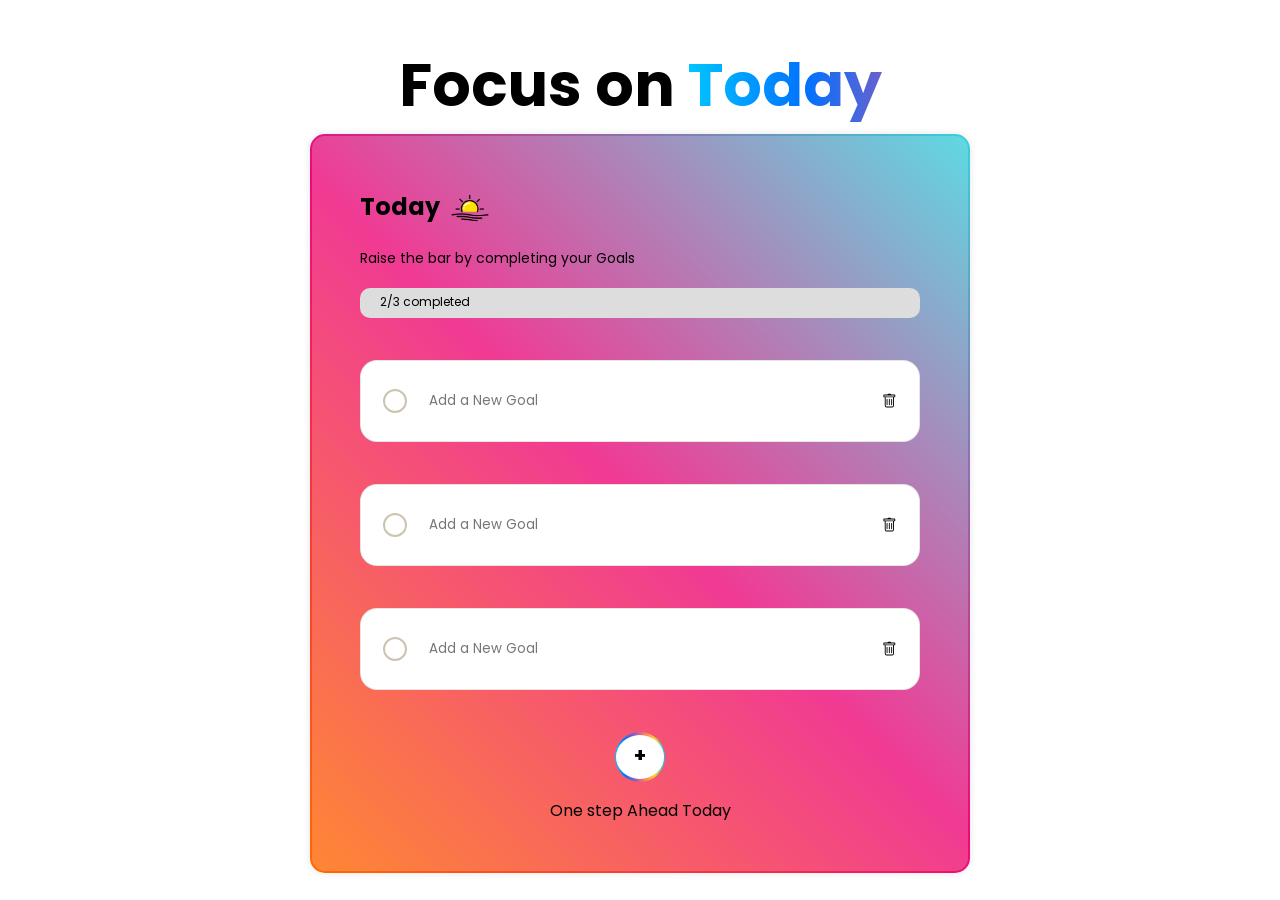
<file: index.html>
<!DOCTYPE html>
<html lang="en">
<head>
    <meta charset="UTF-8">
    <meta name="viewport" content="width=device-width, initial-scale=1.0">
    <title> Daily Goal Tracker</title>
    <link rel="stylesheet" href="style.css">
    <link rel="preconnect" href="https://fonts.googleapis.com">
<link rel="preconnect" href="https://fonts.gstatic.com" crossorigin>
<link href="https://fonts.googleapis.com/css2?family=Poppins:ital,wght@0,100;0,200;0,300;0,400;0,500;0,600;0,700;0,800;0,900;1,100;1,200;1,300;1,400;1,500;1,600;1,700;1,800;1,900&display=swap" rel="stylesheet">
    <script src="script.js" defer></script>
</head>
<body>
    <main >

         <h1>Focus on <span class="gradient-text">Today</span></h1>
         <div class="app-container">
            <h2>Today <img class="sun"src="icons8-sun-64.png" alt="sun"> </h2>
        
 <p class="progress-label">Raise the bar by completing your Goals</p><br>
<div id="label" class="progress-bar">
  <div class="progress-value"><span>2/3 completed</span></div>
  
</div>  
<p class="error-label">Please set  the  goal</p>
   <div class="goal-container ">
    <div class="custom-checkbox"><img class="check-icon" src="Vector 1 (1).svg" alt="img"></div>
    <input id="first" class="goal-input" type="text"  placeholder="Add a New Goal">
    <svg class="delete"   xmlns="http://www.w3.org/2000/svg" width="16" height="16" fill="currentColor" class="bi bi-trash" viewBox="0 0 16 16">
  <path d="M5.5 5.5A.5.5 0 0 1 6 6v6a.5.5 0 0 1-1 0V6a.5.5 0 0 1 .5-.5m2.5 0a.5.5 0 0 1 .5.5v6a.5.5 0 0 1-1 0V6a.5.5 0 0 1 .5-.5m3 .5a.5.5 0 0 0-1 0v6a.5.5 0 0 0 1 0z"/>
  <path d="M14.5 3a1 1 0 0 1-1 1H13v9a2 2 0 0 1-2 2H5a2 2 0 0 1-2-2V4h-.5a1 1 0 0 1-1-1V2a1 1 0 0 1 1-1H6a1 1 0 0 1 1-1h2a1 1 0 0 1 1 1h3.5a1 1 0 0 1 1 1zM4.118 4 4 4.059V13a1 1 0 0 0 1 1h6a1 1 0 0 0 1-1V4.059L11.882 4zM2.5 3h11V2h-11z"/>
</svg>
   </div>

   <div class="goal-container">
    <div class="custom-checkbox"><img class="check-icon" src="Vector 1 (1).svg " alt="img2"></div>
    <input id="second" class="goal-input" type="text"  placeholder="Add a New Goal">
    <svg class="delete"   xmlns="http://www.w3.org/2000/svg" width="16" height="16" fill="currentColor" class="bi bi-trash" viewBox="0 0 16 16">
  <path d="M5.5 5.5A.5.5 0 0 1 6 6v6a.5.5 0 0 1-1 0V6a.5.5 0 0 1 .5-.5m2.5 0a.5.5 0 0 1 .5.5v6a.5.5 0 0 1-1 0V6a.5.5 0 0 1 .5-.5m3 .5a.5.5 0 0 0-1 0v6a.5.5 0 0 0 1 0z"/>
  <path d="M14.5 3a1 1 0 0 1-1 1H13v9a2 2 0 0 1-2 2H5a2 2 0 0 1-2-2V4h-.5a1 1 0 0 1-1-1V2a1 1 0 0 1 1-1H6a1 1 0 0 1 1-1h2a1 1 0 0 1 1 1h3.5a1 1 0 0 1 1 1zM4.118 4 4 4.059V13a1 1 0 0 0 1 1h6a1 1 0 0 0 1-1V4.059L11.882 4zM2.5 3h11V2h-11z"/>
</svg >
   </div>

   
   <div class="goal-container ">
    <div class="custom-checkbox"><img class="check-icon" src="Vector 1 (1).svg " alt="img3"></div>
    <input id="third" class="goal-input" type="text"  placeholder="Add a New Goal">
   <svg class="delete"  xmlns="http://www.w3.org/2000/svg" width="16" height="16" fill="currentColor" class="bi bi-trash" viewBox="0 0 16 16">
  <path d="M5.5 5.5A.5.5 0 0 1 6 6v6a.5.5 0 0 1-1 0V6a.5.5 0 0 1 .5-.5m2.5 0a.5.5 0 0 1 .5.5v6a.5.5 0 0 1-1 0V6a.5.5 0 0 1 .5-.5m3 .5a.5.5 0 0 0-1 0v6a.5.5 0 0 0 1 0z"/>
  <path d="M14.5 3a1 1 0 0 1-1 1H13v9a2 2 0 0 1-2 2H5a2 2 0 0 1-2-2V4h-.5a1 1 0 0 1-1-1V2a1 1 0 0 1 1-1H6a1 1 0 0 1 1-1h2a1 1 0 0 1 1 1h3.5a1 1 0 0 1 1 1zM4.118 4 4 4.059V13a1 1 0 0 0 1 1h6a1 1 0 0 0 1-1V4.059L11.882 4zM2.5 3h11V2h-11z"/>
</svg>
   </div>
   <div class="button-container"><div class="btn">
            <a href="#"><span style="color:black;font-weight: bold;">+</span></a>
        </div>
    </div>
   
   <p class="quote">One step Ahead Today</p>

         </div>
         
    </main>
</body>
</html>
</file>
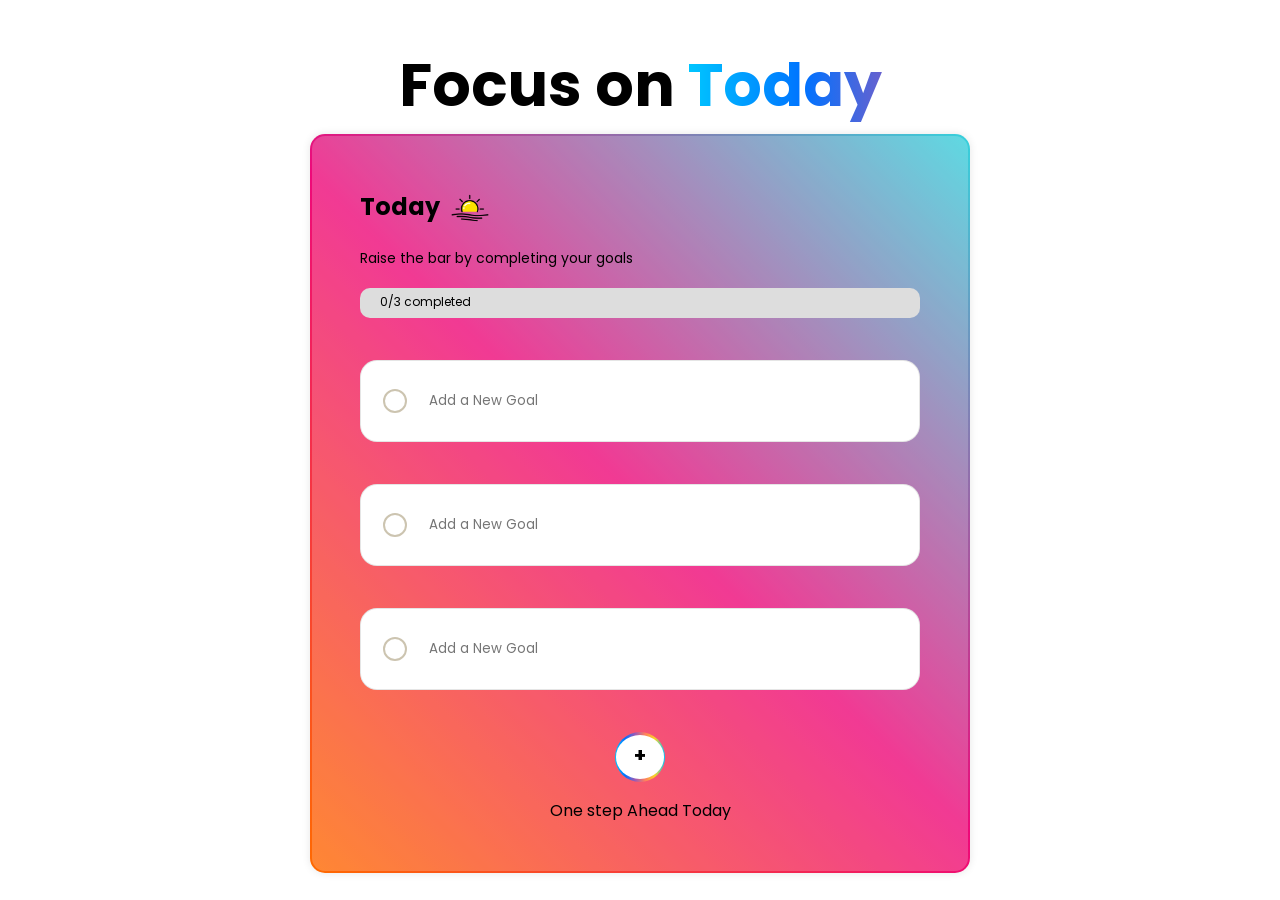
<file: TO-DO.html>
<!DOCTYPE html>
<html lang="en">
<head>
    <meta charset="UTF-8">
    <meta name="viewport" content="width=device-width, initial-scale=1.0">
    <title>Document</title>
    <link rel="stylesheet" href="TODO.css">
    <link rel="preconnect" href="https://fonts.googleapis.com">
<link rel="preconnect" href="https://fonts.gstatic.com" crossorigin>
<link href="https://fonts.googleapis.com/css2?family=Poppins:ital,wght@0,100;0,200;0,300;0,400;0,500;0,600;0,700;0,800;0,900;1,100;1,200;1,300;1,400;1,500;1,600;1,700;1,800;1,900&display=swap" rel="stylesheet">
    <script src="TO-DO.JS" defer></script>
</head>
<body>
    <main >

         <h1>Focus on <span class="gradient-text">Today</span></h1>
         <div class="app-container">
            <h2>Today <img class="sun"src="icons8-sun-64.png" alt="sun"> </h2>
        
 <p class="progress-label">Raise the bar by completing your Goals</p><br>
<div id="label" class="progress-bar">
  <div class="progress-value"><span>2/3 completed</span></div>
  
</div>  
<p class="error-label">Please set all the  goals</p>
   <div class="goal-container ">
    <div class="custom-checkbox"><img class="check-icon" src="Vector 1 (1).svg "></div>
    <input id="first" class="goal-input" type="text"  placeholder="Add a New Goal">
   </div>

   <div class="goal-container">
    <div class="custom-checkbox"><img class="check-icon" src="Vector 1 (1).svg "></div>
    <input id="second" class="goal-input" type="text"  placeholder="Add a New Goal">
   </div>

   
   <div class="goal-container ">
    <div class="custom-checkbox"><img class="check-icon" src="Vector 1 (1).svg "></div>
    <input id="third" class="goal-input" type="text"  placeholder="Add a New Goal">
   </div>
   <div class="button-container"><div class="btn">
            <a href="#"><span style="color:black;font-weight: bold;">+</span></a>
        </div>
    </div>
   
   <p class="quote">One step Ahead Today</p>

         </div>
         
    </main>
</body>
</html>
</file>
<file: style.css>
*{
  box-sizing: border-box;
}
body{
    font-family: poppins;
    /* background-color: #fff; */
    margin:0px;
}
main{
  
    margin: 16px;
    padding: 0px 16px;
    
}
h1{
    font-size: 60px;
    text-align: center;
    margin-bottom:4px;
}

.app-container{
    background:#FBFBFB;
    box-shadow: 0 0 8px 0px rgba(0,0,0,0.1);
    max-width: 660px;
    border-radius: 15px;
    padding: 32px 48px;
    margin-inline: auto;
}
.sun{
    width: 40px;
    vertical-align: middle;
    margin-left:5px;
  
}
.sun{
    width:40px;
    transition:0.4s ease;
}

.sun:hover{
    filter: brightness(1.5) drop-shadow(0 0 10px gold);
}


.progress-bar{
   
    height: 30px;
    background: #ddd;
    border-radius: 10px;
    
}
.progress-value{
  max-width:100%;
    width:0%;   /* progress percentage */
    height: 100%;
    border-radius: 10px;
    background: linear-gradient(to right, #ff6a00, #ee0979,blue,green);
    transition: width 0.2s ease-in-out ;
    
   

}
 .progress-value span{
  font-size: 12px;
 padding-left:20px;
   min-width: max-content;
   white-space: nowrap;
  
}
.progress-label{
  margin-bottom:-6px;
  font-size: 14px;
}

.error-label{
  color:red;
  font-size: 12px;
  visibility: hidden;
}

.goal-container{
  border:1px solid rgba(0,0,0,0.1);
  border-radius: 17px;
  height: 82px;
  display: flex;
  align-items: center;
  padding:0 22px;
  background: white;
  margin-bottom: 42px;

}
.custom-checkbox{
  height:24px ;
  width: 24px; 
  border: 2px solid rgba(97,72,8,0.32);
  border-radius: 50%;
  flex-shrink: 0;
  cursor: pointer;
  display: flex;
  align-items: center;
  justify-content: center;

}
.check-icon{
    display: none;
    width: 20px;
}
.completed .check-icon{
   display: block;
}

.completed .goal-input{
    color: green;
    text-decoration: line-through;
}

.goal-input{
  padding: 22px;
  font-family: inherit;
  border: none;
  outline: none;
  flex-grow: 1;

   width: 100%;

}
.quote{
  font-size: 16px;
  text-align: center;
}

.completed .custom-checkbox{
       background: green;
       border-color: green;
  }
  

@media (max-width:668px) {
    h1{
       font-size: 32px; 
    }
    .app-container{
        padding: 16px 32px;
    }
    .goal-container{
      height: 64px;
       margin-bottom: 24px;
       border-radius: 12px;

    }
    .custom-checkbox{
      height: 20px;
      width: 20px;
    }
    .progress-bar{
      height: 24px;
    }
}

.button-container{
      display: grid;
      height: 100%;
      place-items:center;
}


.btn a{
  display: block;
  height: 50px;
  width: 50px;
  border-radius: 50%;
  background: #000;
  text-align: center;
  position: relative;
background: linear-gradient(
    90deg,
    #00c6ff,
    #0072ff,
    #9b59b6,
    #ff7e5f,
    #f9d423,
    #00c6ff
  );
}
.btn a span{
  height: 88%;
  width: 96%;
  background: white;
  display: block;
  position: absolute;
  top:50%;
  left:50%;
  transform: translate(-50%,-50%);
  line-height: 40px;
  color:#FBFBFB;
  border-radius:50% ;
  font-size: 20px;
}
.btn a:hover{
  animation:animate 0.5s linear infinite;

}
@keyframes animate{
  100%{
       filter:hue-rotate(-360deg);
  }
}


/* text background-gradient */


.gradient-text{
  font-size:60px;
  font-weight:bold;

  background: linear-gradient(
    90deg,
    #00c6ff,
    #0072ff,
    #9b59b6,
    #ff7e5f,
    #f9d423,
    #00c6ff
  );

  background-size: 300%;

  -webkit-background-clip: text;
  -webkit-text-fill-color: transparent;

  animation: gradientMove 6s linear infinite;
}

@keyframes gradientMove{
  0%{
    background-position: 0%;
  }
  100%{
    background-position: 300%;
  }
}

/* app background */

.app-container{
   
    background:rgba(255,255,255,0.2);
    

    border-radius:15px;

    border:2px solid transparent;
    background-clip:padding-box;

    position:relative;
}

.app-container::before{
    content:"";
    position:absolute;
    inset:-2px;

    background: linear-gradient(45deg,#ff6a00,#ee0979,#36d1dc);
    z-index:-1;
    border-radius:15px;

    animation: rotate 5s linear infinite;
}

@keyframes rotate{
    0%{filter:hue-rotate(0deg);}
    100%{filter:hue-rotate(360deg);}
}
</file>
<file: TODO.css>
*{
  box-sizing: border-box;
}
body{
    font-family: poppins;
    /* background-color: #fff; */
    margin:0px;
}
main{
    margin: 16px;
    padding: 0px 16px;
    
}
h1{
    font-size: 60px;
    text-align: center;
    margin-bottom:4px;
}

.app-container{
    background:#FBFBFB;
    box-shadow: 0 0 8px 0px rgba(0,0,0,0.1);
    max-width: 660px;
    border-radius: 15px;
    padding: 32px 48px;
    margin-inline: auto;
}
.sun{
    width: 40px;
    vertical-align: middle;
    margin-left:5px;
  
}
.sun{
    width:40px;
    transition:0.4s ease;
}

.sun:hover{
    filter: brightness(1.5) drop-shadow(0 0 10px gold);
}


.progress-bar{
   
    height: 30px;
    background: #ddd;
    border-radius: 10px;
    
}
.progress-value{
  max-width:100%;
    width:0%;   /* progress percentage */
    height: 100%;
    border-radius: 10px;
    background: linear-gradient(to right, #ff6a00, #ee0979,blue,green);
    transition: width 0.2s ease-in-out ;
    
   

}
 .progress-value span{
  font-size: 12px;
 padding-left:20px;
   min-width: max-content;
   white-space: nowrap;
  
}
.progress-label{
  margin-bottom:-6px;
  font-size: 14px;
}

.error-label{
  color:red;
  font-size: 12px;
  visibility: hidden;
}

.goal-container{
  border:1px solid rgba(0,0,0,0.1);
  border-radius: 17px;
  height: 82px;
  display: flex;
  align-items: center;
  padding:0 22px;
  background: white;
  margin-bottom: 42px;

}
.custom-checkbox{
  height:24px ;
  width: 24px; 
  border: 2px solid rgba(97,72,8,0.32);
  border-radius: 50%;
  flex-shrink: 0;
  cursor: pointer;
  display: flex;
  align-items: center;
  justify-content: center;

}
.check-icon{
    display: none;
    width: 20px;
}
.completed .check-icon{
   display: block;
}

.completed .goal-input{
    color: green;
    text-decoration: line-through;
}

.goal-input{
  padding: 22px;
  font-family: inherit;
  border: none;
  outline: none;
  flex-grow: 1;

   width: 100%;

}
.quote{
  font-size: 16px;
  text-align: center;
}

.completed .custom-checkbox{
       background: green;
       border-color: green;
  }
  

@media (max-width:668px) {
    h1{
       font-size: 32px; 
    }
    .app-container{
        padding: 16px 32px;
    }
    .goal-container{
      height: 64px;
       margin-bottom: 24px;
       border-radius: 12px;

    }
    .custom-checkbox{
      height: 20px;
      width: 20px;
    }
    .progress-bar{
      height: 24px;
    }
}

.button-container{
      display: grid;
      height: 100%;
      place-items:center;
}


.btn a{
  display: block;
  height: 50px;
  width: 50px;
  border-radius: 50%;
  background: #000;
  text-align: center;
  position: relative;
background: linear-gradient(
    90deg,
    #00c6ff,
    #0072ff,
    #9b59b6,
    #ff7e5f,
    #f9d423,
    #00c6ff
  );
}
.btn a span{
  height: 88%;
  width: 96%;
  background: white;
  display: block;
  position: absolute;
  top:50%;
  left:50%;
  transform: translate(-50%,-50%);
  line-height: 40px;
  color:#FBFBFB;
  border-radius:50% ;
  font-size: 20px;
}
.btn a:hover{
  animation:animate 0.5s linear infinite;

}
@keyframes animate{
  100%{
       filter:hue-rotate(-360deg);
  }
}


/* text background-gradient */


.gradient-text{
  font-size:60px;
  font-weight:bold;

  background: linear-gradient(
    90deg,
    #00c6ff,
    #0072ff,
    #9b59b6,
    #ff7e5f,
    #f9d423,
    #00c6ff
  );

  background-size: 300%;

  -webkit-background-clip: text;
  -webkit-text-fill-color: transparent;

  animation: gradientMove 6s linear infinite;
}

@keyframes gradientMove{
  0%{
    background-position: 0%;
  }
  100%{
    background-position: 300%;
  }
}

/* app background */

.app-container{
   
    background:rgba(255,255,255,0.2);
    

    border-radius:15px;

    border:2px solid transparent;
    background-clip:padding-box;

    position:relative;
}

.app-container::before{
    content:"";
    position:absolute;
    inset:-2px;

    background: linear-gradient(45deg,#ff6a00,#ee0979,#36d1dc);
    z-index:-1;
    border-radius:15px;

    animation: rotate 5s linear infinite;
}

@keyframes rotate{
    0%{filter:hue-rotate(0deg);}
    100%{filter:hue-rotate(360deg);}
}
</file>
